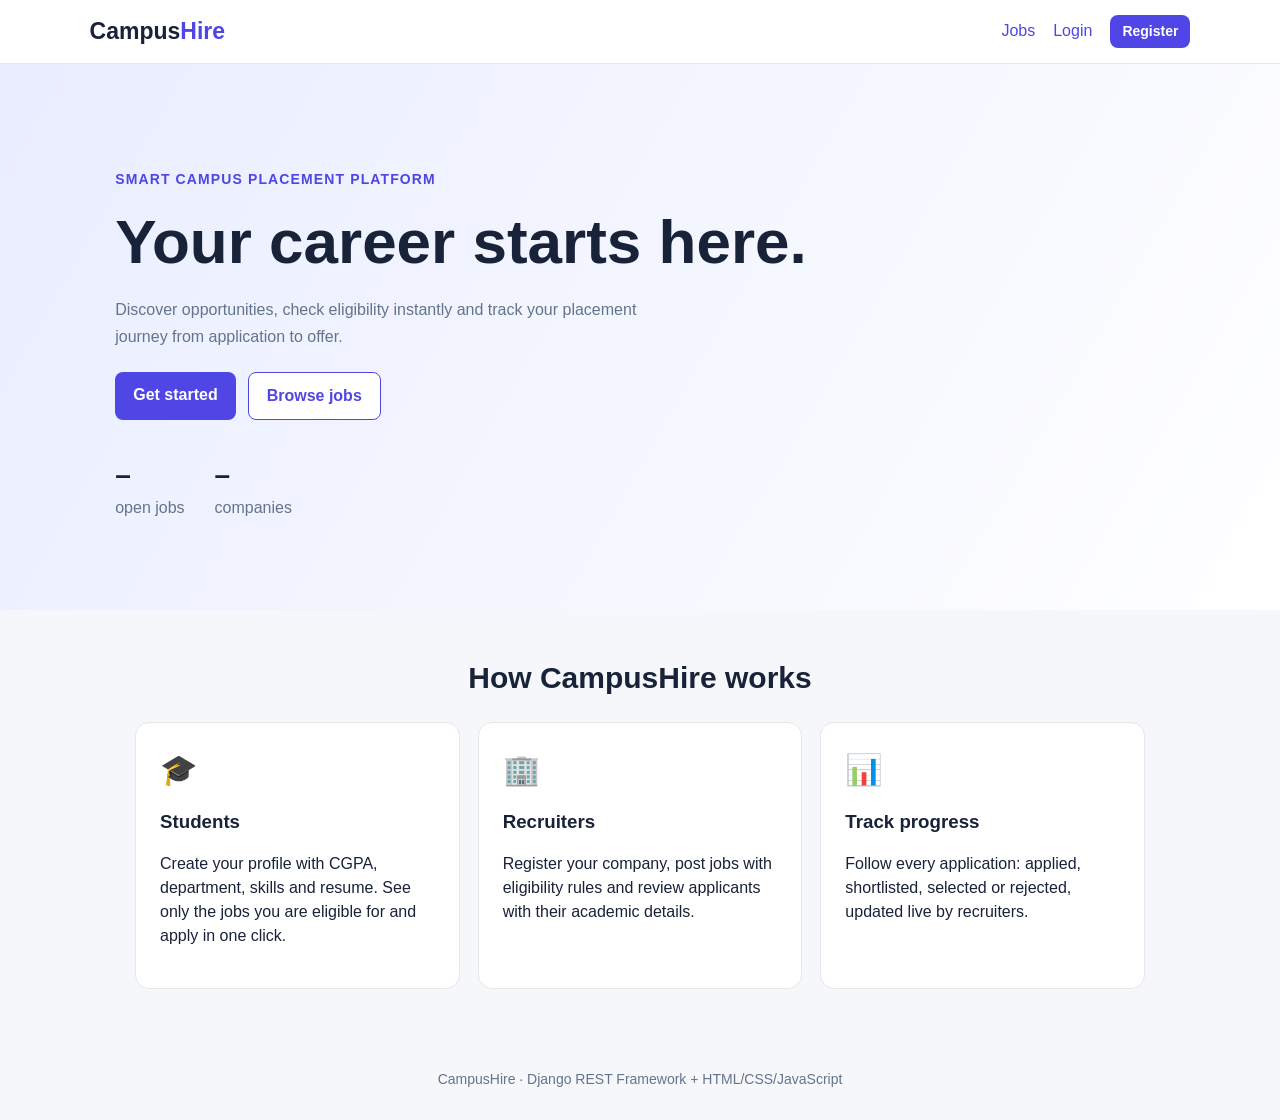
<file: frontend/index.html>
<!doctype html><html lang="en"><head><meta charset="utf-8"><meta name="viewport" content="width=device-width,initial-scale=1"><title>CampusHire – Campus placement portal</title><link rel="stylesheet" href="css/style.css"></head>
<body>
<header id="site-header"></header>
<main>
  <section class="hero">
    <p class="tag">SMART CAMPUS PLACEMENT PLATFORM</p>
    <h1>Your career starts here.</h1>
    <p>Discover opportunities, check eligibility instantly and track your placement journey from application to offer.</p>
    <div class="actions">
      <a class="btn" href="register.html">Get started</a>
      <a class="btn ghost" href="jobs.html">Browse jobs</a>
    </div>
    <div class="stats"><div><b id="n-jobs">–</b>open jobs</div><div><b id="n-companies">–</b>companies</div></div>
  </section>
  <section class="section">
    <h2>How CampusHire works</h2>
    <div class="features">
      <div class="feature"><div class="icon">🎓</div><h3>Students</h3><p>Create your profile with CGPA, department, skills and resume. See only the jobs you are eligible for and apply in one click.</p></div>
      <div class="feature"><div class="icon">🏢</div><h3>Recruiters</h3><p>Register your company, post jobs with eligibility rules and review applicants with their academic details.</p></div>
      <div class="feature"><div class="icon">📊</div><h3>Track progress</h3><p>Follow every application: applied, shortlisted, selected or rejected, updated live by recruiters.</p></div>
    </div>
  </section>
</main>
<footer>CampusHire · Django REST Framework + HTML/CSS/JavaScript</footer>
<script src="js/api.js"></script>
<script>
request("/api/jobs/").then(j=>document.getElementById("n-jobs").textContent=j.length).catch(()=>{});
request("/api/companies/").then(c=>document.getElementById("n-companies").textContent=c.length).catch(()=>{});
</script>
</body></html>
</file>
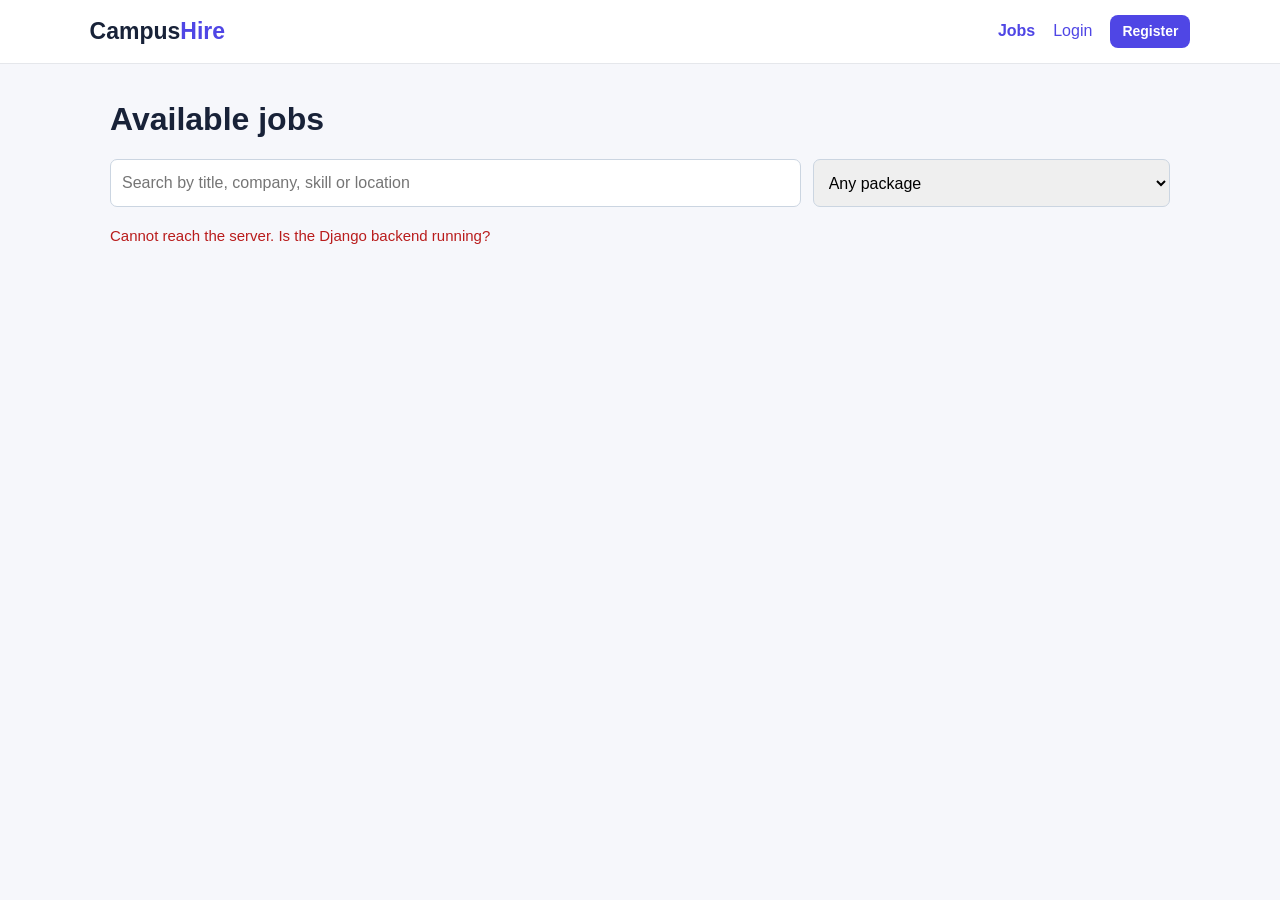
<file: frontend/jobs.html>
<!doctype html><html lang="en"><head><meta charset="utf-8"><meta name="viewport" content="width=device-width,initial-scale=1"><title>Jobs – CampusHire</title><link rel="stylesheet" href="css/style.css"></head>
<body>
<header id="site-header"></header>
<main class="wrap">
  <h1>Available jobs</h1>
  <div class="toolbar">
    <input id="q" placeholder="Search by title, company, skill or location">
    <select id="pkg"><option value="">Any package</option><option value="4">4 LPA +</option><option value="6">6 LPA +</option><option value="8">8 LPA +</option></select>
  </div>
  <p id="msg" class="hint"></p>
  <div id="jobs" class="cards"></div>
</main>
<script src="js/api.js"></script><script src="js/jobs.js"></script>
</body></html>
</file>
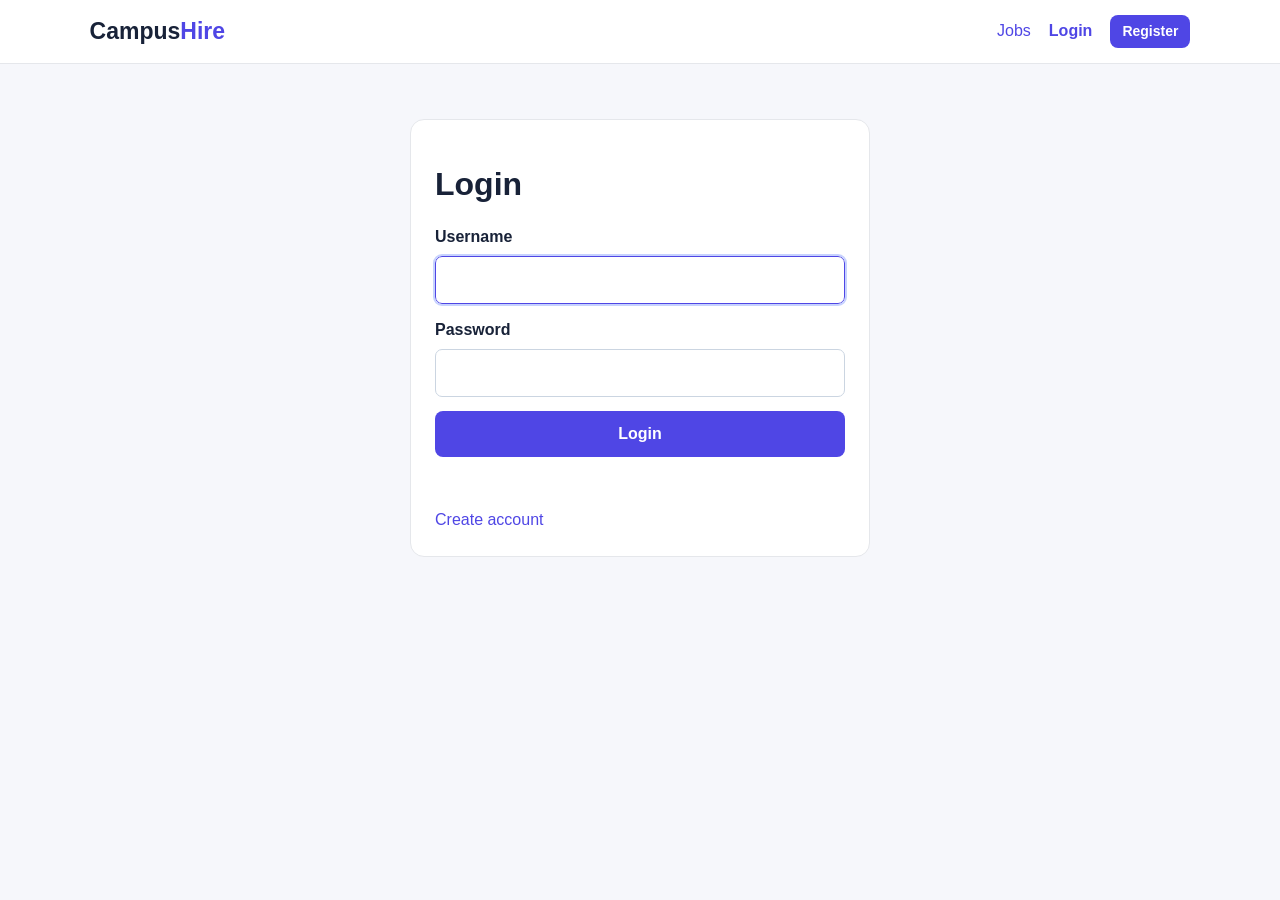
<file: frontend/login.html>
<!doctype html><html lang="en"><head><meta charset="utf-8"><meta name="viewport" content="width=device-width,initial-scale=1"><title>Login – CampusHire</title><link rel="stylesheet" href="css/style.css"></head>
<body>
<header id="site-header"></header>
<main class="form">
  <h1>Login</h1>
  <form id="login">
    <label>Username<input name="username" required autofocus></label>
    <label>Password<input name="password" type="password" required></label>
    <button class="btn">Login</button>
  </form>
  <p id="msg"></p>
  <a href="register.html">Create account</a>
</main>
<script src="js/api.js"></script><script src="js/auth.js"></script>
</body></html>
</file>
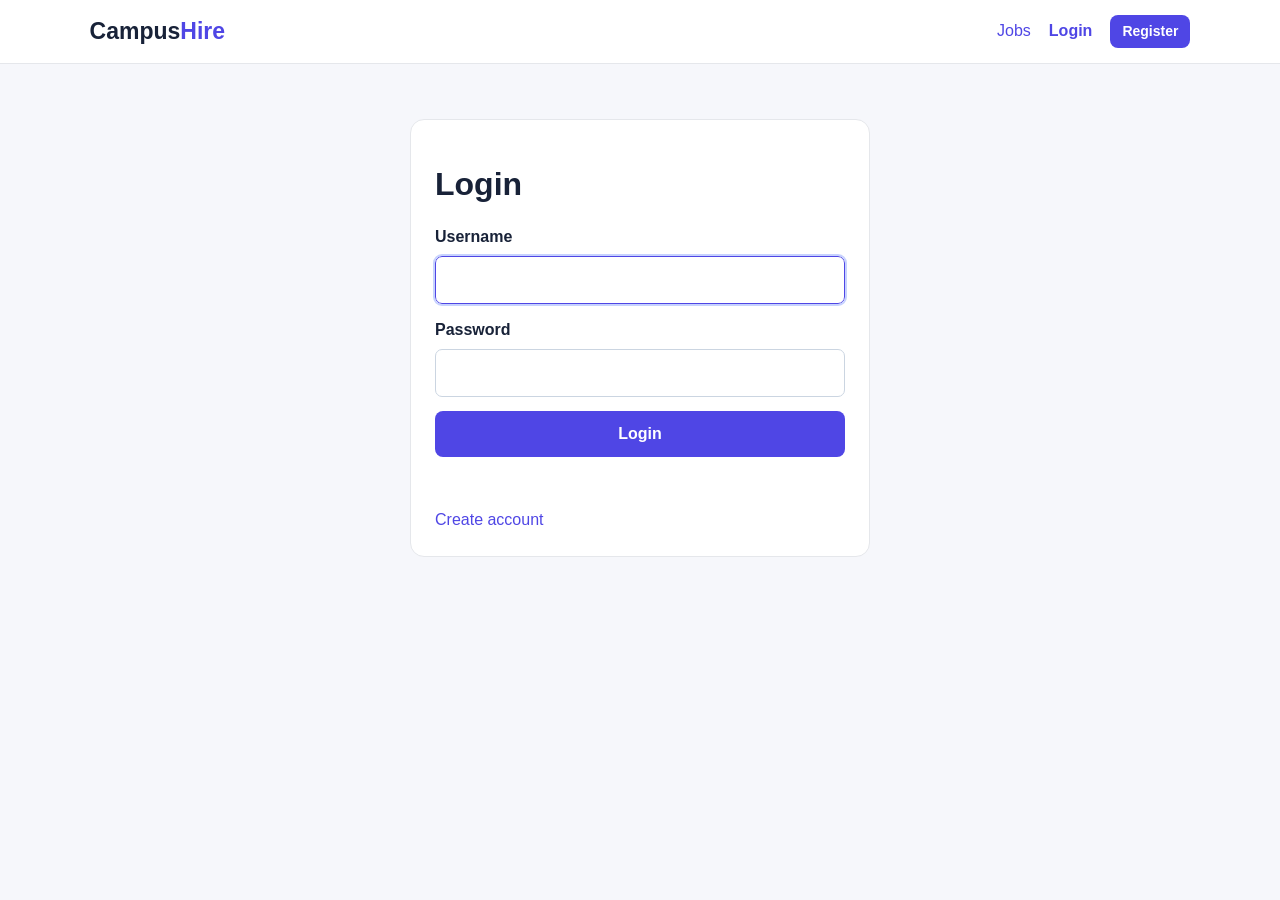
<file: frontend/recruiter-dashboard.html>
<!doctype html><html lang="en"><head><meta charset="utf-8"><meta name="viewport" content="width=device-width,initial-scale=1"><title>Recruiter dashboard – CampusHire</title><link rel="stylesheet" href="css/style.css"></head>
<body>
<header id="site-header"></header>
<main class="wrap">
  <h1>Recruiter dashboard</h1>
  <div class="summary">
    <div><b id="n-jobs">0</b><span>Jobs posted</span></div>
    <div><b id="n-apps">0</b><span>Applicants</span></div>
  </div>

  <section class="panel">
    <h2>My companies</h2>
    <div id="company-list"></div>
    <details style="margin-top:14px"><summary><b>+ Add company</b></summary>
      <form id="company-form" style="margin-top:12px">
        <label>Company name<input name="name" required></label>
        <label>Website<input name="website" type="url" placeholder="https://"></label>
        <label>Description<textarea name="description"></textarea></label>
        <button class="btn">Create company</button>
      </form>
    </details>
  </section>

  <section class="panel">
    <h2>Post a job</h2>
    <form id="job-form">
      <div class="grid2">
        <label>Company<select name="company" id="job-company" required></select></label>
        <label>Job title<input name="title" required></label>
      </div>
      <label>Description<textarea name="description" required></textarea></label>
      <div class="grid3">
        <label>Location<input name="location"></label>
        <label>Package (LPA)<input name="package_lpa" type="number" step=".01" min="0" value="0" required></label>
        <label>Max backlogs<input name="maximum_backlogs" type="number" min="0" value="0" required></label>
      </div>
      <div class="grid3">
        <label>Minimum CGPA<input name="minimum_cgpa" type="number" step=".01" min="0" max="10" value="0" required></label>
        <label>Eligible departments<input name="eligible_departments" placeholder="CSE,IT (or ALL)" required></label>
        <label>Required skills<input name="required_skills" placeholder="Python, SQL"></label>
      </div>
      <button class="btn">Post job</button>
    </form>
  </section>

  <section class="panel"><h2>My jobs</h2><div id="job-list"></div></section>

  <section class="panel">
    <div class="panel-head"><h2>Applicants</h2><select id="filter-job" style="width:auto"></select></div>
    <div id="applicants"></div>
  </section>
</main>
<script src="js/api.js"></script><script src="js/recruiter.js"></script>
</body></html>
</file>
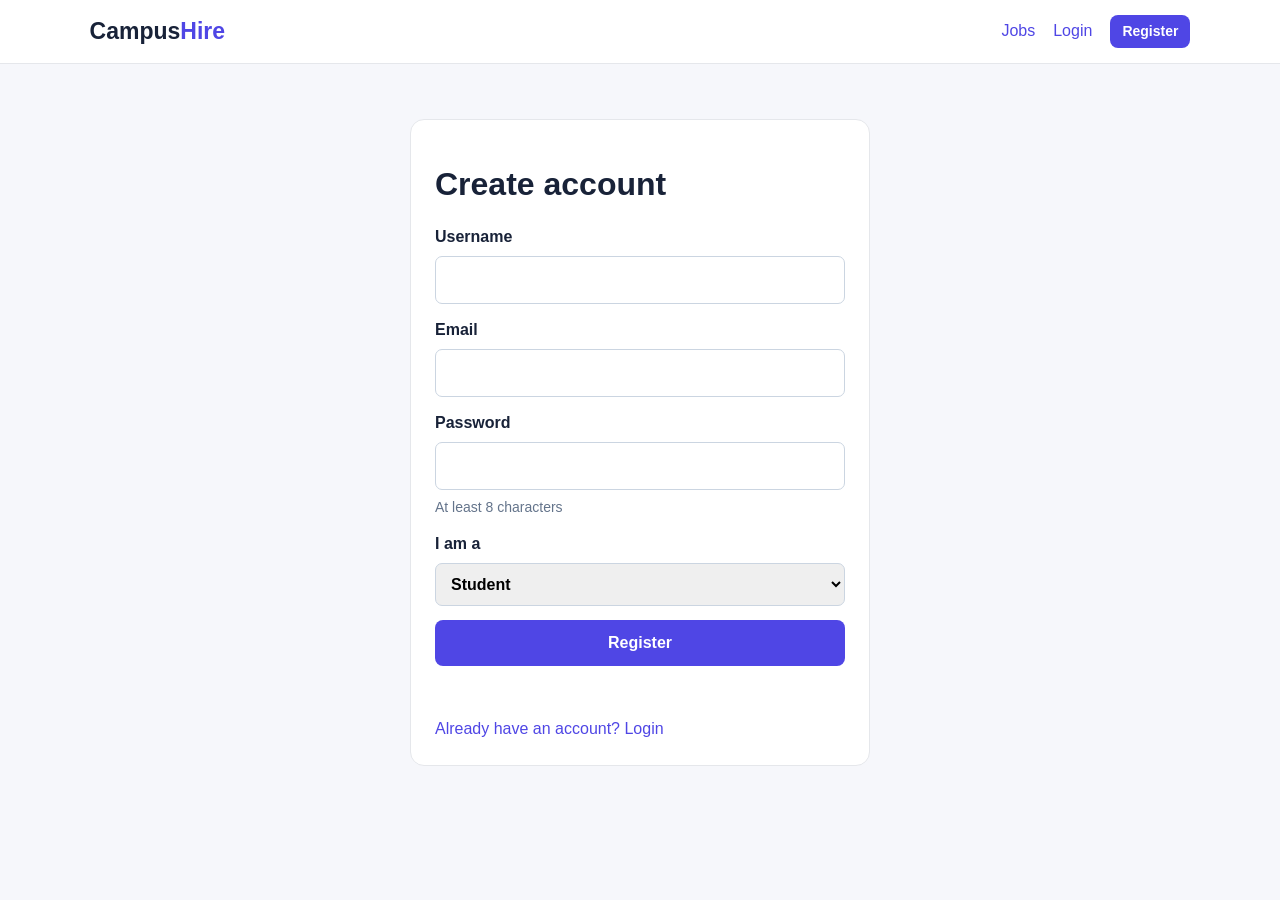
<file: frontend/register.html>
<!doctype html><html lang="en"><head><meta charset="utf-8"><meta name="viewport" content="width=device-width,initial-scale=1"><title>Register – CampusHire</title><link rel="stylesheet" href="css/style.css"></head>
<body>
<header id="site-header"></header>
<main class="form">
  <h1>Create account</h1>
  <form id="register">
    <label>Username<input name="username" required></label>
    <label>Email<input name="email" type="email" required></label>
    <label>Password<input name="password" type="password" minlength="8" required><span class="hint">At least 8 characters</span></label>
    <label>I am a<select name="role"><option value="student">Student</option><option value="recruiter">Recruiter</option></select></label>
    <button class="btn">Register</button>
  </form>
  <p id="msg"></p>
  <a href="login.html">Already have an account? Login</a>
</main>
<script src="js/api.js"></script><script src="js/auth.js"></script>
</body></html>
</file>
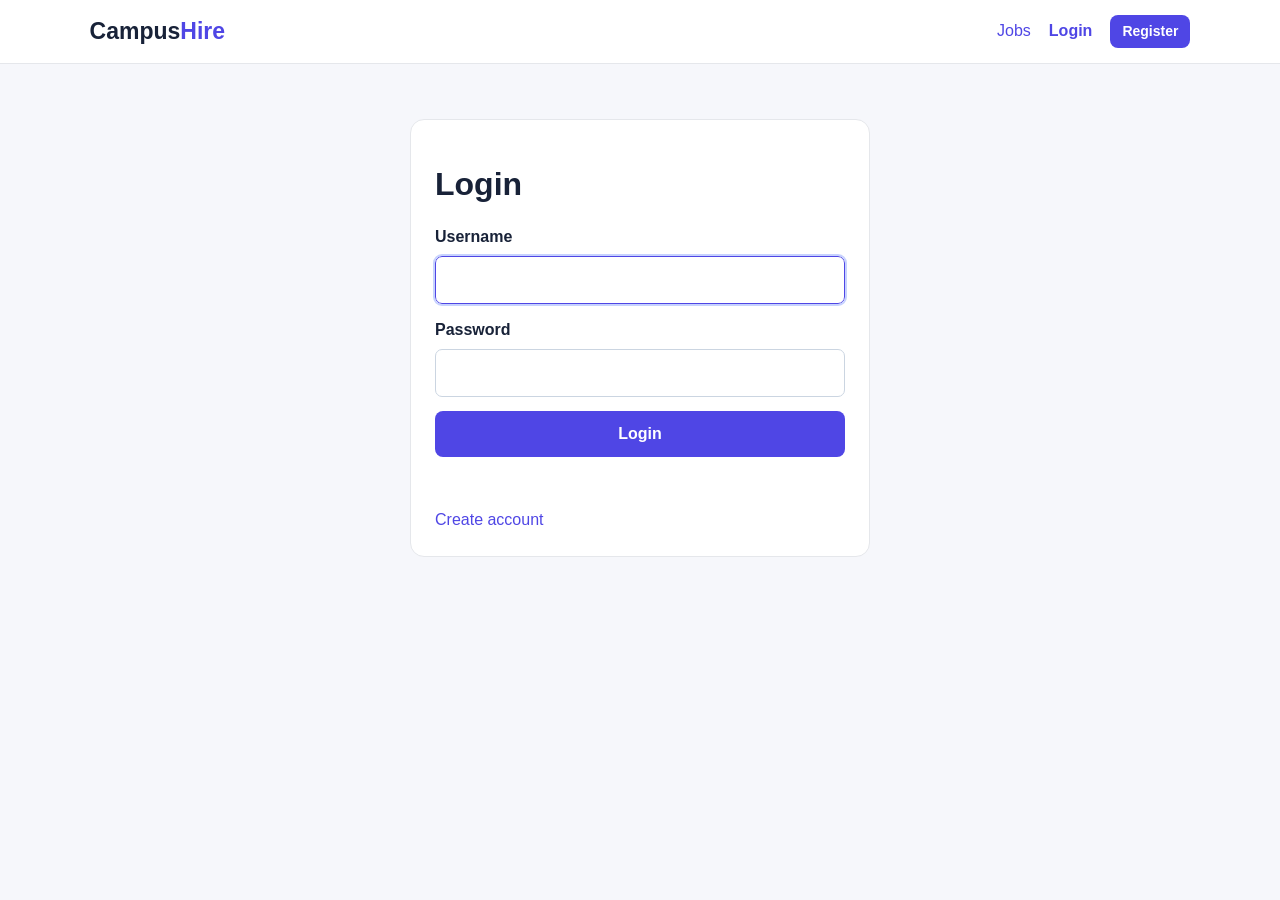
<file: frontend/student-dashboard.html>
<!doctype html><html lang="en"><head><meta charset="utf-8"><meta name="viewport" content="width=device-width,initial-scale=1"><title>Student dashboard – CampusHire</title><link rel="stylesheet" href="css/style.css"></head>
<body>
<header id="site-header"></header>
<main class="wrap">
  <h1>Student dashboard</h1>
  <div class="summary">
    <div><b id="n-total">0</b><span>Applications</span></div>
    <div><b id="n-short">0</b><span>Shortlisted</span></div>
    <div><b id="n-sel">0</b><span>Selected</span></div>
  </div>
  <section class="panel">
    <h2>My profile</h2>
    <p id="profile-note" class="hint"></p>
    <form id="profile">
      <div class="grid2">
        <label>Roll number<input name="roll_number" required></label>
        <label>Department<input name="department" placeholder="CSE, IT, ECE..." required></label>
      </div>
      <div class="grid2">
        <label>CGPA<input name="cgpa" type="number" step=".01" min="0" max="10" required></label>
        <label>Backlogs<input name="backlogs" type="number" min="0" value="0" required></label>
      </div>
      <label>Skills<textarea name="skills" placeholder="Python, Django, SQL"></textarea></label>
      <label>Resume (PDF, max 2 MB)<input name="resume" type="file" accept="application/pdf"><span id="resume-link" class="hint"></span></label>
      <button class="btn">Save profile</button>
    </form>
    <p id="msg"></p>
  </section>
  <section class="panel">
    <div class="panel-head"><h2>My applications</h2><a href="jobs.html">Find jobs →</a></div>
    <div id="apps"></div>
  </section>
</main>
<script src="js/api.js"></script><script src="js/student.js"></script>
</body></html>
</file>
<file: frontend/css/style.css>
:root{--primary:#4f46e5;--primary-dark:#4338ca;--ink:#182238;--muted:#64748b;--bg:#f6f7fb;--card:#fff;--line:#e5e7eb;--green:#15803d;--red:#b91c1c;--amber:#b45309}
*{box-sizing:border-box}
body{margin:0;background:var(--bg);color:var(--ink);font:16px/1.5 "Segoe UI",Arial,sans-serif}
a{color:var(--primary);text-decoration:none}
h1,h2,h3{line-height:1.2}

/* header */
header{padding:14px 7%;display:flex;justify-content:space-between;align-items:center;background:#fff;border-bottom:1px solid var(--line);position:sticky;top:0;z-index:10}
.brand{font-size:23px;font-weight:800;color:var(--ink)}
.brand span{color:var(--primary)}
nav{display:flex;gap:18px;align-items:center}
nav a.active{font-weight:700}
nav button{background:none;border:1px solid var(--line);border-radius:8px;padding:7px 12px;font:inherit}

/* buttons */
.btn{display:inline-block;background:var(--primary);color:#fff;border:0;border-radius:8px;padding:11px 18px;cursor:pointer;font:inherit;font-weight:700}
.btn:hover{background:var(--primary-dark)}
.btn:disabled{background:#c7c9d9;cursor:not-allowed}
.btn.small{padding:6px 12px;font-size:14px}
.btn.ghost{background:#fff;color:var(--primary);border:1px solid var(--primary)}
.btn.danger{background:#fff;color:var(--red);border:1px solid var(--red)}
.btn.danger:hover{background:#fef2f2}

/* hero + landing */
.hero{padding:90px 9%;background:linear-gradient(120deg,#e9edff,#fff);min-height:380px}
.hero .tag{color:var(--primary);font-weight:700;letter-spacing:.08em;font-size:14px}
.hero h1{font-size:clamp(38px,6vw,62px);max-width:700px;margin:.2em 0}
.hero p{color:var(--muted);line-height:1.7;max-width:560px}
.hero .actions{display:flex;gap:12px;flex-wrap:wrap;margin-top:22px}
.stats{display:flex;gap:30px;margin-top:34px;color:var(--muted)}
.stats b{display:block;font-size:28px;color:var(--ink)}
.section{max-width:1050px;margin:50px auto;padding:0 20px}
.section h2{text-align:center;font-size:30px}
.features{display:grid;grid-template-columns:repeat(auto-fit,minmax(250px,1fr));gap:18px;margin-top:26px}
.feature{background:#fff;border:1px solid var(--line);border-radius:14px;padding:24px}
.feature .icon{font-size:30px}
footer{text-align:center;color:var(--muted);padding:30px 0;font-size:14px}

/* layout blocks */
.wrap{max-width:1100px;margin:36px auto;padding:0 20px}
.form,.panel,.cards article{background:#fff;padding:24px;border:1px solid var(--line);border-radius:14px}
.form{max-width:460px;margin:55px auto}
.panel{margin:20px 0}
.panel h2{margin-top:0}
.panel-head{display:flex;justify-content:space-between;align-items:center;gap:12px;flex-wrap:wrap}
form{display:grid;gap:14px}
label{display:grid;gap:7px;font-weight:600}
input,select,textarea{padding:11px;border:1px solid #cbd5e1;border-radius:7px;font:inherit;width:100%}
textarea{min-height:80px}
input:focus,select:focus,textarea:focus{outline:2px solid #c7d2fe;border-color:var(--primary)}
.grid2{display:grid;grid-template-columns:1fr 1fr;gap:14px}
.grid3{display:grid;grid-template-columns:repeat(3,1fr);gap:14px}
.hint{color:var(--muted);font-size:14px;font-weight:400}
#msg,.msg{min-height:1.4em;font-size:15px}
.error{color:var(--red)}.ok{color:var(--green)}

/* summary numbers */
.summary{display:grid;grid-template-columns:repeat(auto-fit,minmax(150px,1fr));gap:14px;margin:20px 0}
.summary div{background:#fff;border:1px solid var(--line);border-radius:14px;padding:16px}
.summary b{display:block;font-size:28px}
.summary span{color:var(--muted);font-size:14px}

/* jobs */
.toolbar{display:flex;gap:12px;flex-wrap:wrap;margin:18px 0}
.toolbar input{flex:2;min-width:200px}.toolbar select{flex:1;min-width:150px}
.cards{display:grid;grid-template-columns:repeat(auto-fill,minmax(310px,1fr));gap:16px}
.cards article{display:flex;flex-direction:column;gap:8px}
.cards h3{margin:0}
.company{color:var(--muted);margin:0}
.meta{display:flex;flex-wrap:wrap;gap:6px}
.chip{background:#eef2ff;color:var(--primary-dark);border-radius:99px;padding:3px 10px;font-size:13px}
.chip.gray{background:#f1f5f9;color:#475569}
.job-desc{color:#334155;margin:4px 0;flex:1}
.card-foot{display:flex;justify-content:space-between;align-items:center;gap:8px;margin-top:6px}

/* badges */
.badge{display:inline-block;border-radius:99px;padding:3px 11px;font-size:13px;font-weight:700;text-transform:capitalize}
.badge.applied{background:#e0e7ff;color:#3730a3}
.badge.shortlisted{background:#fef3c7;color:var(--amber)}
.badge.selected,.badge.eligible{background:#dcfce7;color:var(--green)}
.badge.rejected,.badge.noteligible{background:#fee2e2;color:var(--red)}
.badge.closed{background:#e2e8f0;color:#475569}

/* tables */
.table-wrap{overflow-x:auto}
table{width:100%;border-collapse:collapse;font-size:15px}
th,td{text-align:left;padding:10px 8px;border-bottom:1px solid var(--line);vertical-align:top}
th{color:var(--muted);font-size:13px;text-transform:uppercase;letter-spacing:.04em}
td .btn{margin:2px 2px 2px 0}
.empty{color:var(--muted);padding:12px 0}

/* toast */
#toast{position:fixed;bottom:24px;left:50%;transform:translateX(-50%);background:var(--ink);color:#fff;padding:12px 20px;border-radius:10px;opacity:0;pointer-events:none;transition:.25s;z-index:50;max-width:90%}
#toast.show{opacity:1}#toast.err{background:var(--red)}

@media(max-width:700px){header{flex-direction:column;gap:10px}.hero{padding:55px 7%}.grid2,.grid3{grid-template-columns:1fr}}
</file>
